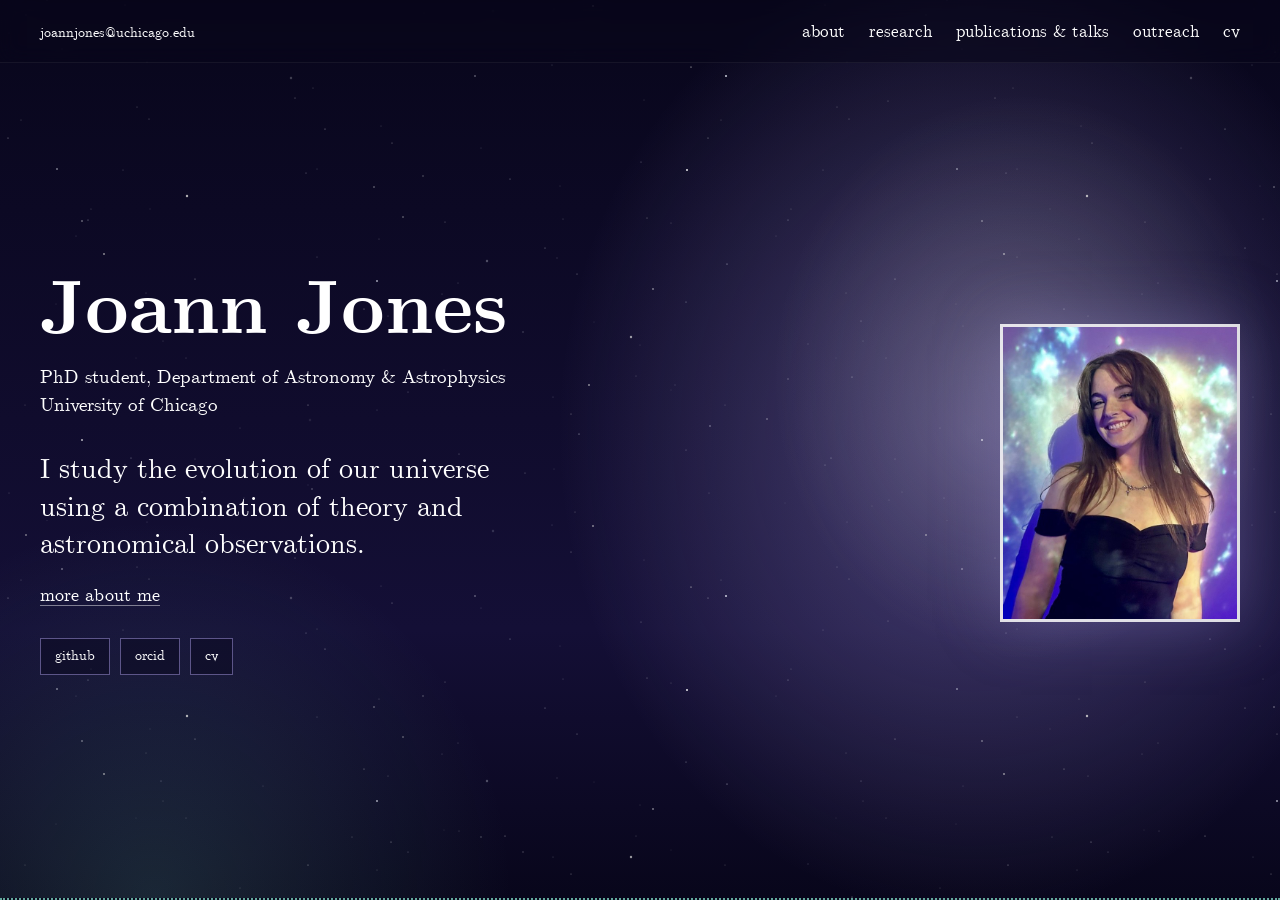
<file: index.html>
<!DOCTYPE html>
<html lang="en">
<head>
<meta charset="utf-8">
<meta name="viewport" content="width=device-width, initial-scale=1">
<title>Joann Jones</title>
<meta name="description" content="Joann Jones, PhD student in astronomy and astrophysics at the University of Chicago. Evolving dark energy, large-scale structure, and the CMB.">
<link rel="stylesheet" href="style.css">
</head>
<body>
<div class="topbar">
  <div class="wrap">
    <nav class="topnav">
      <span class="id"><a class="email" href="mailto:joannjones@uchicago.edu">joannjones@uchicago.edu</a></span>
      <a href="about.html">about</a>
      <a href="research.html">research</a>
      <a href="publications.html">publications &amp; talks</a>
      <a href="outreach.html">outreach</a>
      <a href="cv.pdf">cv</a>
    </nav>
  </div>
</div>

<header class="sky landing">
  <div class="wrap">
    <div class="hero">
      <div>
        <h1 class="name">Joann Jones</h1>
        <p class="affil">PhD student, Department of Astronomy &amp; Astrophysics<br>University of Chicago</p>

        <p class="lead">I study the evolution of our universe using a combination of theory and astronomical observations.</p>

        <p class="brief"><a class="inline-link" href="about.html">more about me</a></p>

        <div class="chips">
          <a href="https://github.com/joannjones415">github</a>
          <a href="https://orcid.org/0009-0001-8586-5956">orcid</a>
          <a href="cv.pdf">cv</a>
        </div>
      </div>

      <div class="portrait"><img src="images/photo.jpg" alt="Joann Jones"></div>
    </div>

  </div>
</header>

</body>
</html>
</file>
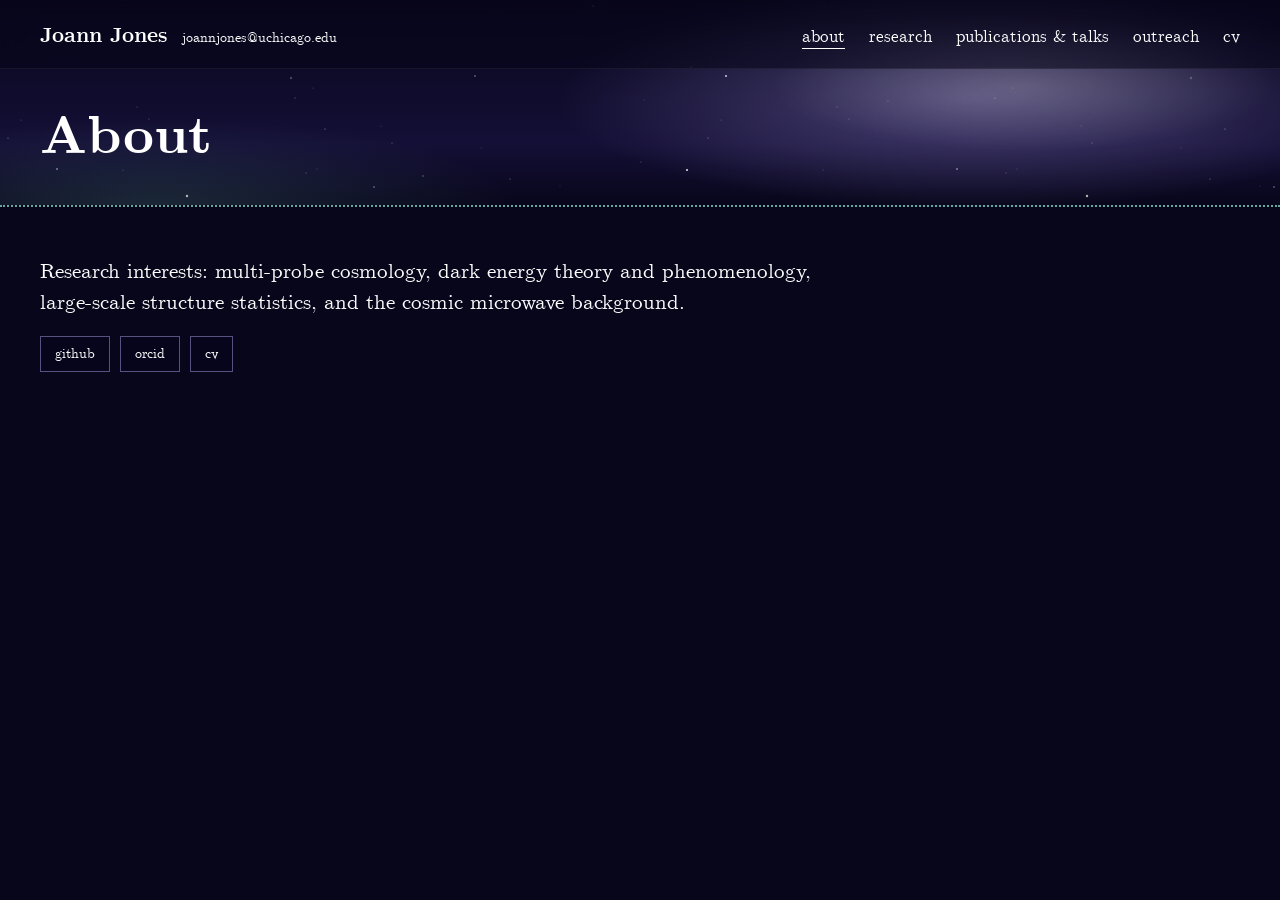
<file: about.html>
<!DOCTYPE html>
<html lang="en">
<head>
<meta charset="utf-8">
<meta name="viewport" content="width=device-width, initial-scale=1">
<title>About · Joann Jones</title>
<meta name="description" content="Joann Jones, PhD student in astronomy and astrophysics at the University of Chicago. Evolving dark energy, large-scale structure, and the CMB.">
<link rel="stylesheet" href="style.css">
</head>
<body>
<div class="topbar">
  <div class="wrap">
    <nav class="topnav">
      <span class="id"><a class="home" href="index.html">Joann Jones</a><a class="email" href="mailto:joannjones@uchicago.edu">joannjones@uchicago.edu</a></span>
      <a href="about.html" aria-current="page">about</a>
      <a href="research.html">research</a>
      <a href="publications.html">publications &amp; talks</a>
      <a href="outreach.html">outreach</a>
      <a href="cv.pdf">cv</a>
    </nav>
  </div>
</div>

<header class="sky band">
  <div class="wrap">
    <h1 class="page-title">About</h1>
    <div style="height:30px"></div>
  </div>
</header>

<main class="wrap">

<div class="about">
  <div>
    <p>Research interests: multi-probe cosmology, dark energy theory and phenomenology, large-scale structure
    statistics, and the cosmic microwave background.</p>
    <div class="chips">
          <a href="https://github.com/joannjones415">github</a>
          <a href="https://orcid.org/0009-0001-8586-5956">orcid</a>
          <a href="cv.pdf">cv</a>
        </div>
  </div>
</div>

</main>

</body>
</html>
</file>
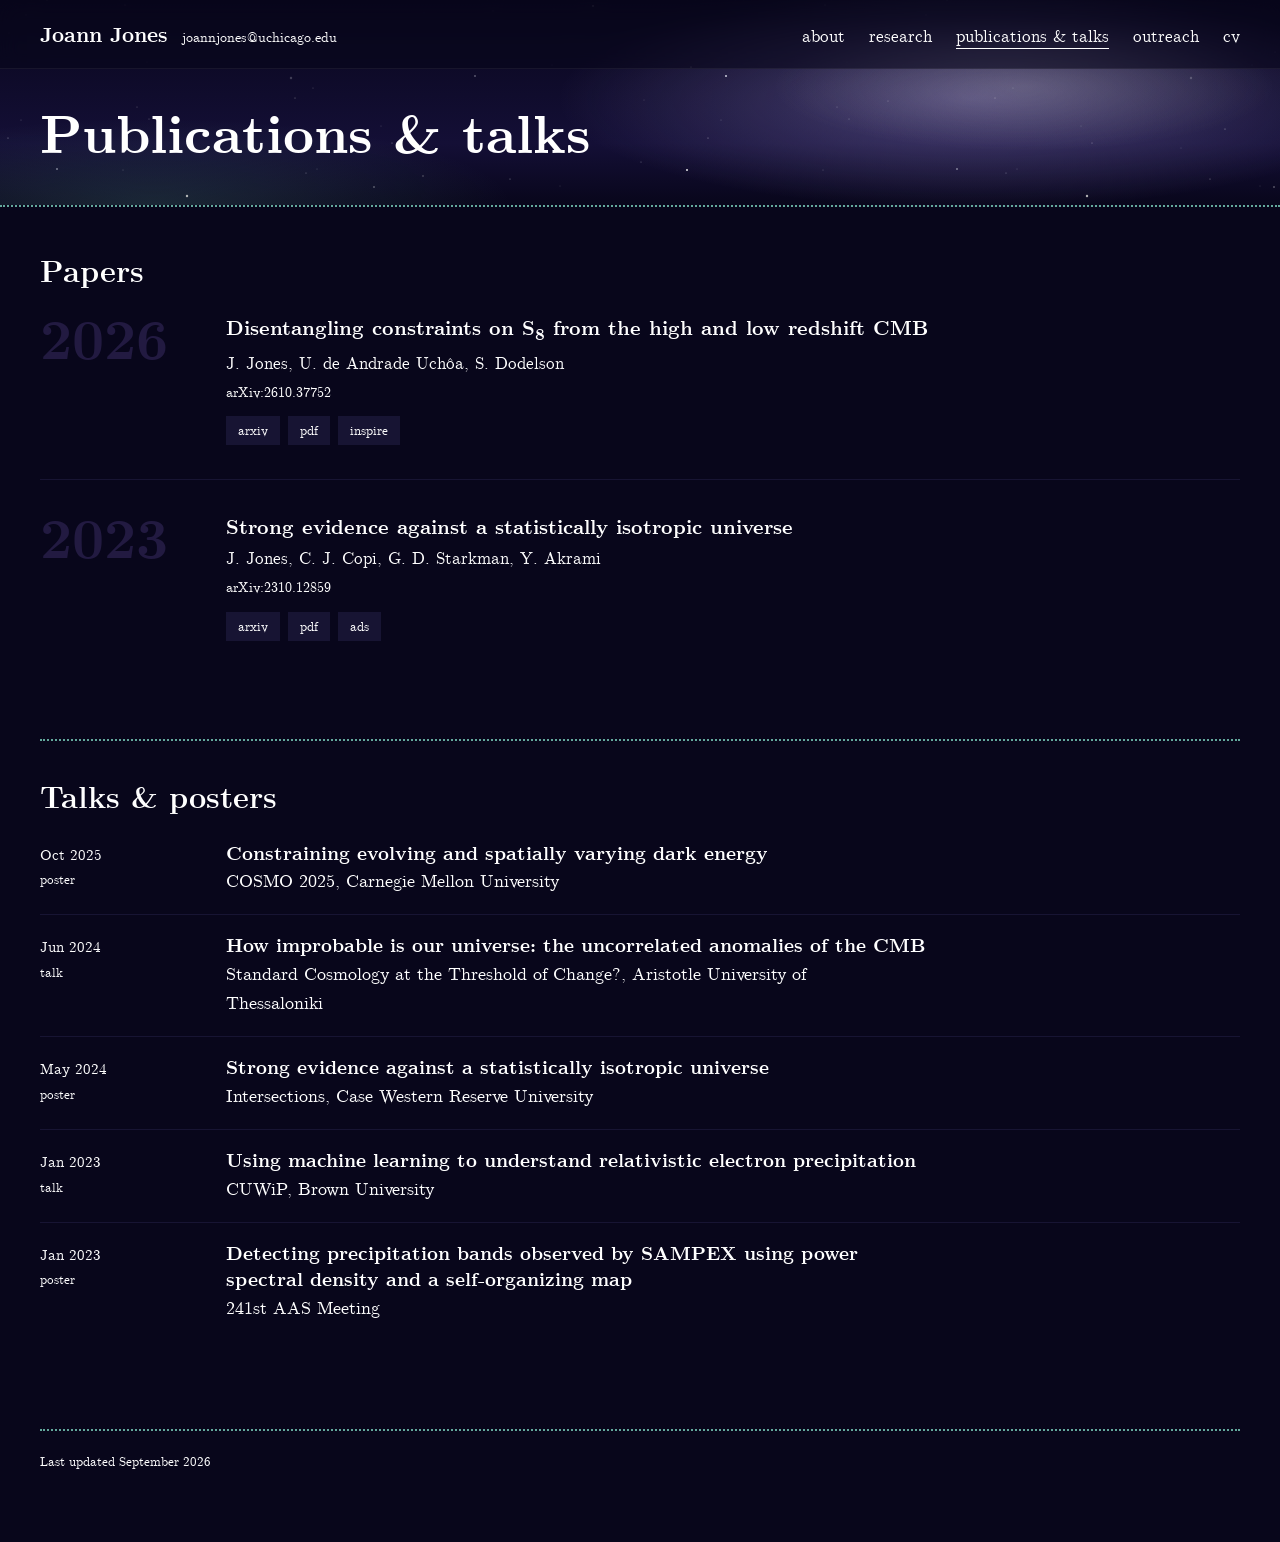
<file: publications.html>
<!DOCTYPE html>
<html lang="en">
<head>
<meta charset="utf-8">
<meta name="viewport" content="width=device-width, initial-scale=1">
<title>Publications &amp; talks · Joann Jones</title>
<meta name="description" content="Joann Jones, PhD student in astronomy and astrophysics at the University of Chicago. Evolving dark energy, large-scale structure, and the CMB.">
<link rel="stylesheet" href="style.css">
</head>
<body>
<div class="topbar">
  <div class="wrap">
    <nav class="topnav">
      <span class="id"><a class="home" href="index.html">Joann Jones</a><a class="email" href="mailto:joannjones@uchicago.edu">joannjones@uchicago.edu</a></span>
      <a href="about.html">about</a>
      <a href="research.html">research</a>
      <a href="publications.html" aria-current="page">publications &amp; talks</a>
      <a href="outreach.html">outreach</a>
      <a href="cv.pdf">cv</a>
    </nav>
  </div>
</div>

<header class="sky band">
  <div class="wrap">
    <h1 class="page-title">Publications &amp; talks</h1>
    <div style="height:30px"></div>
  </div>
</header>

<main class="wrap">
<h2 class="group">Papers</h2>


<div class="year-block">
  <div class="year">2026</div>
  <div>
    <div class="paper">
      <span class="title">Disentangling constraints on S<sub>8</sub> from the high and low redshift CMB</span>
      <span class="authors">J. Jones, U. de Andrade Uchôa, S. Dodelson</span>
      <span class="venue">arXiv:2610.37752</span>
      <span class="links">
        <a href="https://arxiv.org/abs/2610.37752">arXiv</a>
        <a href="https://arxiv.org/pdf/2610.37752">pdf</a>
        <a href="https://inspirehep.net/literature/3220046">inspire</a>
      </span>
    </div>
  </div>
</div>

<div class="year-block">
  <div class="year">2023</div>
  <div>
    <div class="paper">
      <span class="title">Strong evidence against a statistically isotropic universe</span>
      <span class="authors">J. Jones, C. J. Copi, G. D. Starkman, Y. Akrami</span>
      <span class="venue">arXiv:2310.12859</span>
      <span class="links">
        <a href="https://arxiv.org/abs/2310.12859">arXiv</a>
        <a href="https://arxiv.org/pdf/2310.12859">pdf</a>
        <a href="https://ui.adsabs.harvard.edu/abs/arXiv:2310.12859">ads</a>
      </span>
    </div>
  </div>
</div>

<h2 class="group">Talks &amp; posters</h2>
<ul class="timeline">
  <li>
    <span class="when">Oct 2025<span class="kind">poster</span></span>
    <span><span class="role">Constraining evolving and spatially varying dark energy</span><span class="detail">COSMO 2025, Carnegie Mellon University</span></span>
  </li>
  <li>
    <span class="when">Jun 2024<span class="kind">talk</span></span>
    <span><span class="role">How improbable is our universe: the uncorrelated anomalies of the CMB</span><span class="detail">Standard Cosmology at the Threshold of Change?, Aristotle University of Thessaloniki</span></span>
  </li>
  <li>
    <span class="when">May 2024<span class="kind">poster</span></span>
    <span><span class="role">Strong evidence against a statistically isotropic universe</span><span class="detail">Intersections, Case Western Reserve University</span></span>
  </li>
  <li>
    <span class="when">Jan 2023<span class="kind">talk</span></span>
    <span><span class="role">Using machine learning to understand relativistic electron precipitation</span><span class="detail">CUWiP, Brown University</span></span>
  </li>
  <li>
    <span class="when">Jan 2023<span class="kind">poster</span></span>
    <span><span class="role">Detecting precipitation bands observed by SAMPEX using power spectral density and a self-organizing map</span><span class="detail">241st AAS Meeting</span></span>
  </li>
</ul>
</main>

<div class="wrap"><footer class="footer">Last updated September 2026</footer></div>
</body>
</html>
</file>
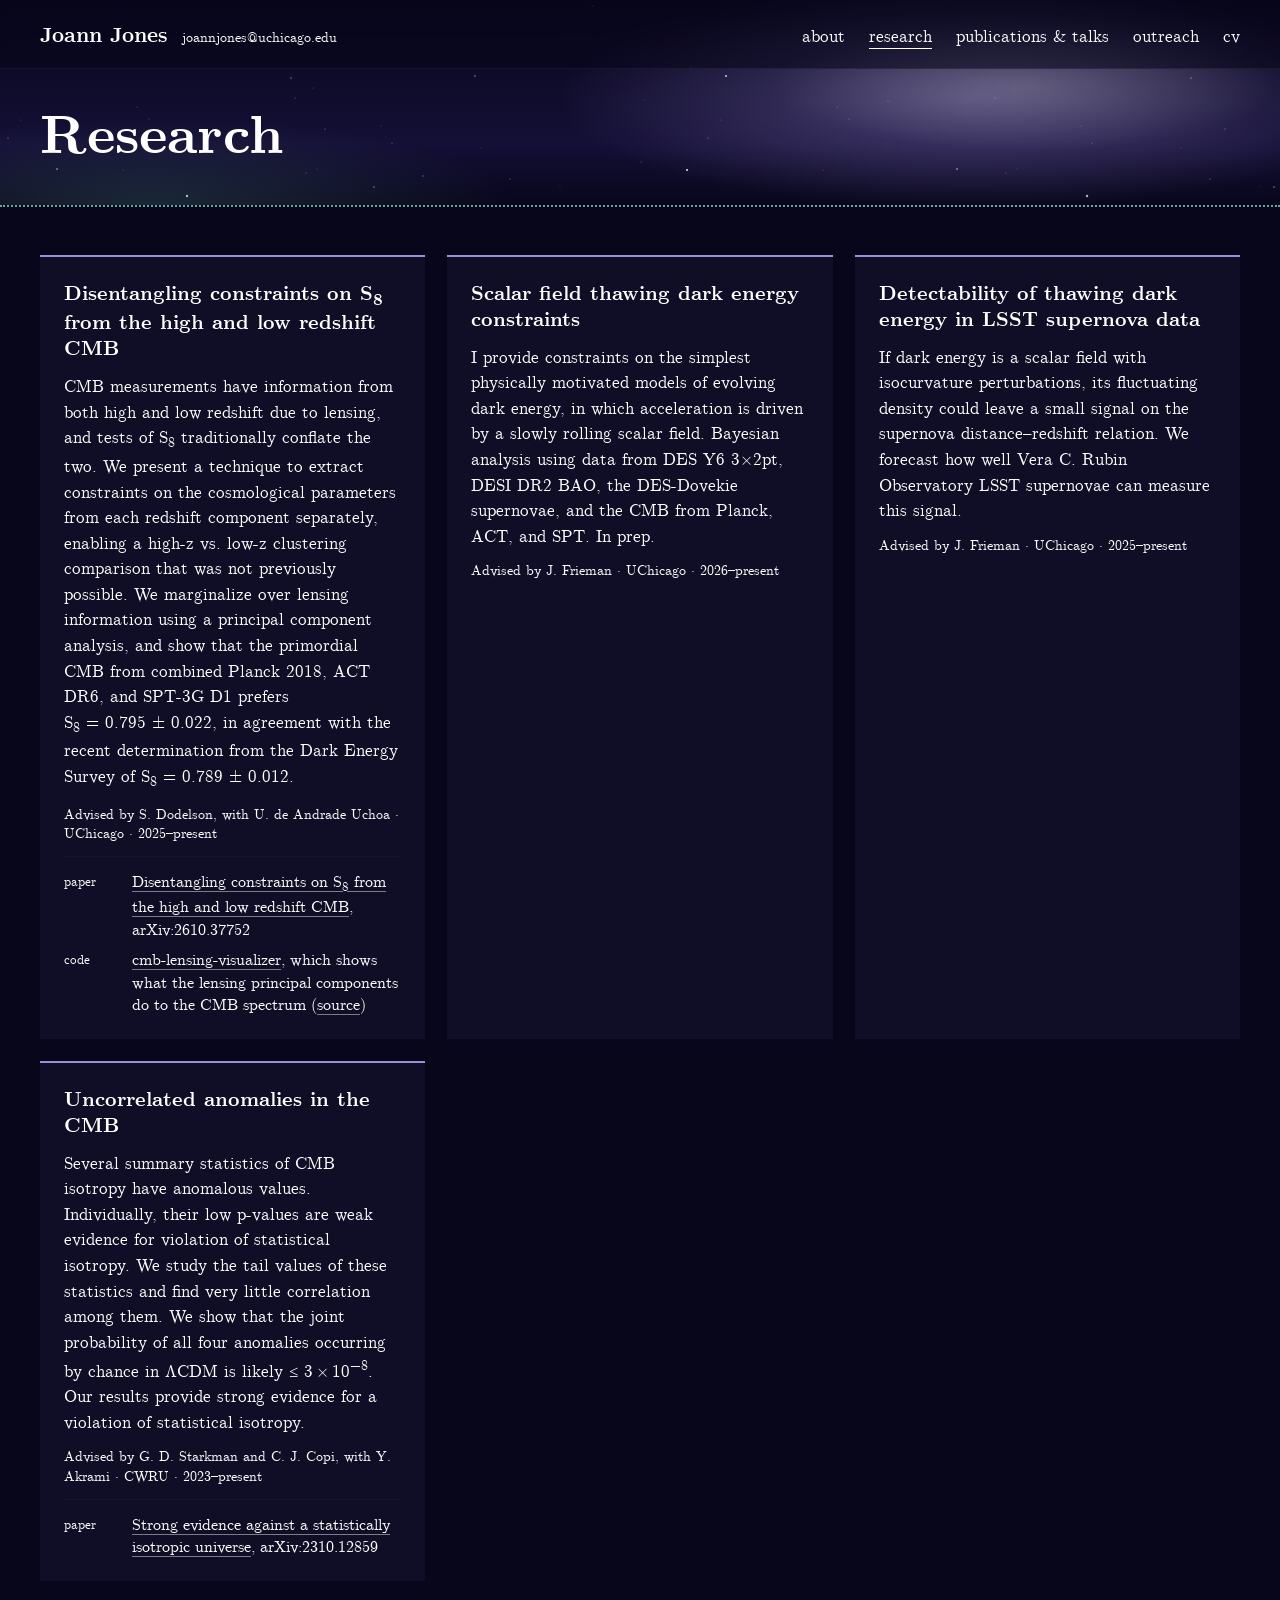
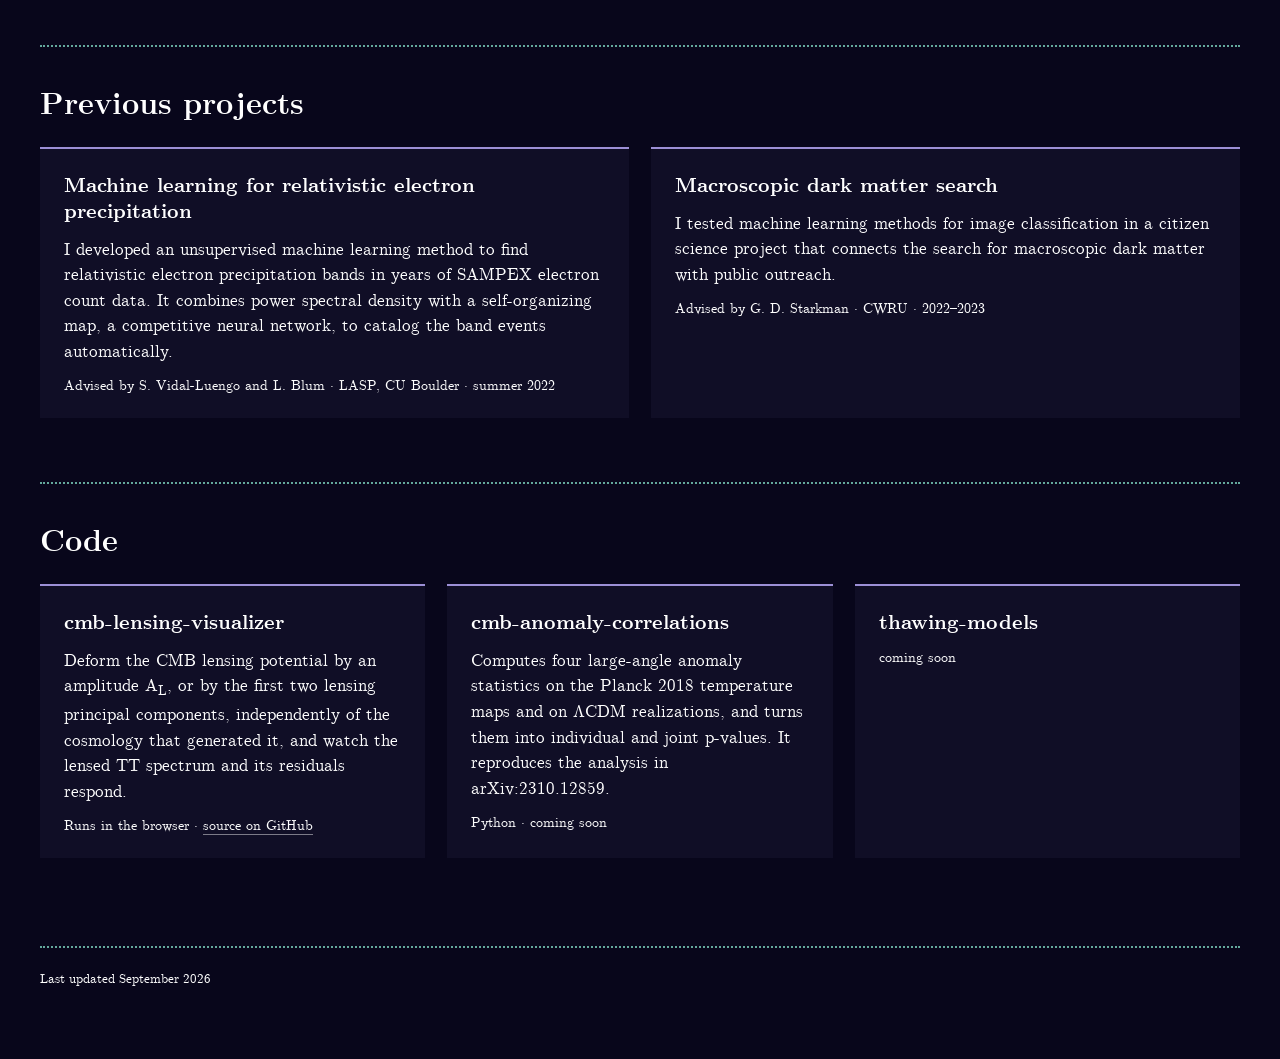
<file: research.html>
<!DOCTYPE html>
<html lang="en">
<head>
<meta charset="utf-8">
<meta name="viewport" content="width=device-width, initial-scale=1">
<title>Research · Joann Jones</title>
<meta name="description" content="Joann Jones, PhD student in astronomy and astrophysics at the University of Chicago. Evolving dark energy, large-scale structure, and the CMB.">
<link rel="stylesheet" href="style.css">
</head>
<body>
<div class="topbar">
  <div class="wrap">
    <nav class="topnav">
      <span class="id"><a class="home" href="index.html">Joann Jones</a><a class="email" href="mailto:joannjones@uchicago.edu">joannjones@uchicago.edu</a></span>
      <a href="about.html">about</a>
      <a href="research.html" aria-current="page">research</a>
      <a href="publications.html">publications &amp; talks</a>
      <a href="outreach.html">outreach</a>
      <a href="cv.pdf">cv</a>
    </nav>
  </div>
</div>

<header class="sky band">
  <div class="wrap">
    <h1 class="page-title">Research</h1>
    <div style="height:30px"></div>
  </div>
</header>

<main class="wrap">
<div class="cards">
  <article class="card">
    <h3><a href="https://arxiv.org/abs/2610.37752">Disentangling constraints on S<sub>8</sub> from the high and low redshift CMB</a></h3>
    <p class="summary">CMB measurements have information from both high and low redshift due to lensing, and
    tests of S<sub>8</sub> traditionally conflate the two. We present a technique to extract constraints on the
    cosmological parameters from each redshift component separately, enabling a high-z vs. low-z clustering
    comparison that was not previously possible. We marginalize over lensing information using a principal
    component analysis, and show that the primordial CMB from combined Planck 2018, ACT DR6, and SPT-3G D1 prefers
    S<sub>8</sub>&nbsp;=&nbsp;0.795&nbsp;±&nbsp;0.022, in agreement with the recent determination from the Dark
    Energy Survey of S<sub>8</sub>&nbsp;=&nbsp;0.789&nbsp;±&nbsp;0.012.</p>
    <p class="meta">Advised by S. Dodelson, with U. de Andrade Uchoa · UChicago · 2025–present</p>
    <ul class="outputs">
      <li><span class="kind">paper</span><span><a class="inline-link" href="https://arxiv.org/abs/2610.37752">Disentangling constraints on S<sub>8</sub> from the high and low redshift CMB</a>, arXiv:2610.37752</span></li>
      <li><span class="kind">code</span><span><a class="inline-link" href="https://joannjones415.github.io/cmb-lensing-visualizer/">cmb-lensing-visualizer</a>, which shows what the lensing principal components do to the CMB spectrum (<a class="inline-link" href="https://github.com/joannjones415/cmb-lensing-visualizer">source</a>)</span></li>
    </ul>
  </article>
  <article class="card">
    <h3>Scalar field thawing dark energy constraints</h3>
    <p class="summary">I provide constraints on the simplest physically motivated models of evolving dark energy,
    in which acceleration is driven by a slowly rolling scalar field. Bayesian analysis using data from DES Y6
    3×2pt, DESI DR2 BAO, the DES-Dovekie supernovae, and the CMB from Planck, ACT,
    and SPT. In prep.</p>
    <p class="meta">Advised by J. Frieman · UChicago · 2026–present</p>
  </article>
  <article class="card">
    <h3>Detectability of thawing dark energy in LSST supernova data</h3>
    <p class="summary">If dark energy is a scalar field with isocurvature perturbations, its fluctuating density
    could leave a small signal on the supernova distance–redshift relation. We forecast how well Vera C. Rubin
    Observatory LSST supernovae can measure this signal.</p>
    <p class="meta">Advised by J. Frieman · UChicago · 2025–present</p>
  </article>
  <article class="card">
    <h3>Uncorrelated anomalies in the CMB</h3>
    <p class="summary">Several summary statistics of CMB isotropy have anomalous values. Individually, their low
    p-values are weak evidence for violation of statistical isotropy. We study the tail values of these
    statistics and find very little correlation among them. We show that the joint probability of all four
    anomalies occurring by chance in ΛCDM is likely ≤&nbsp;3&thinsp;×&thinsp;10<sup>−8</sup>. Our results provide
    strong evidence for a violation of statistical isotropy.</p>
    <p class="meta">Advised by G. D. Starkman and C. J. Copi, with Y. Akrami · CWRU · 2023–present</p>
    <ul class="outputs">
      <li><span class="kind">paper</span><span><a class="inline-link" href="https://arxiv.org/abs/2310.12859">Strong evidence against a statistically isotropic universe</a>, arXiv:2310.12859</span></li>
    </ul>
  </article>
</div>

<h2 class="group">Previous projects</h2>
<div class="cards two">
  <article class="card">
    <h3>Machine learning for relativistic electron precipitation</h3>
    <p class="summary">I developed an unsupervised machine learning method to find relativistic electron precipitation bands
         in years of SAMPEX electron count data. It combines power spectral density with a self-organizing map, a
         competitive neural network, to catalog the band events automatically.</p>
    <p class="meta">Advised by S. Vidal-Luengo and L. Blum · LASP, CU Boulder · summer 2022</p>
  </article>
  <article class="card">
    <h3>Macroscopic dark matter search</h3>
    <p class="summary">I tested machine learning methods for image classification in a citizen science project that
         connects the search for macroscopic dark matter with public outreach.</p>
    <p class="meta">Advised by G. D. Starkman · CWRU · 2022–2023</p>

  </article>
</div>

<h2 class="group">Code</h2>
<div class="cards">
  <article class="card">
    <h3><a href="https://joannjones415.github.io/cmb-lensing-visualizer/">cmb-lensing-visualizer</a></h3>
    <p class="summary">Deform the CMB lensing potential by an amplitude A<sub>L</sub>, or by the first two lensing principal
         components, independently of the cosmology that generated it, and watch the lensed TT spectrum and its
         residuals respond.</p>
    <p class="meta">Runs in the browser · <a class="inline-link" href="https://github.com/joannjones415/cmb-lensing-visualizer">source on GitHub</a></p>

  </article>
  <article class="card">
    <h3>cmb-anomaly-correlations</h3>
    <p class="summary">Computes four large-angle anomaly statistics on the Planck 2018 temperature maps and on ΛCDM
         realizations, and turns them into individual and joint p-values. It reproduces the analysis in
         arXiv:2310.12859.</p>
    <p class="meta">Python · coming soon</p>

  </article>
  <article class="card">
    <h3>thawing-models</h3>
    <p class="meta">coming soon</p>

  </article>
</div>

</main>

<div class="wrap"><footer class="footer">Last updated September 2026</footer></div>
</body>
</html>
</file>
<file: style.css>
/* =====================================================================
   style.css, Joann Jones (mockup b2, one page per section)
   ---------------------------------------------------------------------
   Every page links this one file. The dials in :root control color,
   type, and spacing for the whole site. Sections below are numbered in
   the order they first appear on the pages.

   All text is pure white. Hierarchy comes from size and weight, and no
   word inside a sentence is bolded or colored.
   ===================================================================== */


/* ---------------------------------------------------------------------
   1. FONTS
   CMU Serif Roman and Bold live in fonts/. They set every piece of
   text on the site, down to dates, chips, and labels.
   --------------------------------------------------------------------- */

@font-face{
  font-family:"CMU Serif";
  font-weight:400;
  font-display:swap;
  src:url("fonts/CMUSerif-Roman.woff2") format("woff2");
}
@font-face{
  font-family:"CMU Serif";
  font-weight:700;
  font-display:swap;
  src:url("fonts/CMUSerif-Bold.woff2") format("woff2");
}


/* ---------------------------------------------------------------------
   2. THE DIALS
   --------------------------------------------------------------------- */

:root{
  /* color. The page and its decorations are sampled from the photo. */
  --bg:        #08061b;   /* deep indigo page                          */
  --fg:        #ffffff;   /* every piece of text                       */
  --accent:    #9c8fd6;   /* periwinkle card edges and chip borders    */
  --accent-2:  #63a89c;   /* mint-teal dotted rules                    */
  --fill:      #100e26;   /* card background                           */
  --fill-2:    #171433;   /* link chips, thin rules inside cards       */
  --ghost:     #221a41;   /* the big faint year numerals               */

  /* type */
  --serif: "CMU Serif", Georgia, serif;

  --size-body:   18px;
  --size-name:   76px;    /* name on the landing page                  */
  --size-lead:   28px;    /* the one-sentence intro                    */
  --size-title:  54px;    /* page title in the band on inner pages     */
  --size-h2:     30px;    /* group headings inside a page              */
  --size-item:   19px;    /* entry titles                              */

  /* layout */
  --page-width: 1280px;
  --text-width:   72ch;
  --photo-width: 240px;
  --gutter:       40px;   /* left and right page padding               */
  --col-date:    150px;   /* date / year column on list pages          */

  /* star motion. One full drift is one tile width, so the loop is seamless. */
  --drift-near: 110s;
  --drift-far:  200s;

  /* height of the pinned top bar; the sky pads its top by this much */
  --bar-h: 64px;
}


/* ---------------------------------------------------------------------
   3. PAGE FRAME
   --------------------------------------------------------------------- */

*{ box-sizing:border-box; }

body{
  margin:0;
  background:var(--bg);
  color:var(--fg);
  font-family:var(--serif);
  font-size:var(--size-body);
  line-height:1.62;
  -webkit-font-smoothing:antialiased;
}

a{ color:inherit; text-decoration:none; }

/* Links inside running text are underlined so they stay findable
   without a color change. */
.inline-link{
  text-decoration:underline;
  text-decoration-thickness:1px;
  text-underline-offset:4px;
  text-decoration-color:rgba(255,255,255,.45);
}
.inline-link:hover{ text-decoration-color:var(--fg); }

.wrap{
  max-width:var(--page-width);
  margin:0 auto;
  padding:0 var(--gutter);
}



/* ---------------------------------------------------------------------
   4. THE SKY
   The nebula glow is painted on .sky itself. Two star layers sit on top
   in ::before (near, brighter, some twinkle) and ::after (far, fainter),
   and drift left at different speeds. Visitors who ask their system for
   reduced motion get the same stars standing still.
   --------------------------------------------------------------------- */

.sky{
  position:relative;
  overflow:hidden;
  background:
    radial-gradient(ellipse 28% 45% at 80% 42%, rgba(233,233,221,.20), transparent 70%),
    radial-gradient(ellipse 45% 75% at 76% 48%, rgba(156,143,214,.42), transparent 72%),
    radial-gradient(ellipse 40% 60% at 12% 100%, rgba(99,168,156,.20), transparent 70%),
    linear-gradient(180deg, #08061b 0%, #140f36 70%, #08061b 100%);
  border-bottom:2px dotted var(--accent-2);
}
.sky::before,
.sky::after{
  content:"";
  position:absolute;
  top:0; bottom:0; left:0;
  pointer-events:none;
}
.sky::before{
  width:calc(100% + 900px);           /* 900px = width of stars.svg     */
  background:url("images/stars.svg") repeat;
}
.sky::after{
  width:calc(100% + 700px);           /* 700px = width of stars-far.svg */
  background:url("images/stars-far.svg") repeat;
}
.sky > *{ position:relative; z-index:1; }

@media (prefers-reduced-motion:no-preference){
  .sky::before{
    background-image:url("images/stars-twinkle.svg");
    animation:drift-near var(--drift-near) linear infinite;
  }
  .sky::after{
    animation:drift-far var(--drift-far) linear infinite;
  }
}
@keyframes drift-near{ to{ transform:translateX(-900px); } }
@keyframes drift-far { to{ transform:translateX(-700px); } }


/* ---------------------------------------------------------------------
   5. TOP BAR AND NAVIGATION
   The bar is pinned to the top of the window on every page. It is see-
   through, so the sky shows behind it at the top of a page and the text
   underneath is blurred once you scroll. The same block is repeated in
   every page. Mark the page you are on with aria-current="page"; it gets
   an underline.
   --------------------------------------------------------------------- */

.topbar{
  position:fixed;
  top:0; left:0; right:0;
  z-index:20;
  background:rgba(8,6,27,.55);
  -webkit-backdrop-filter:blur(10px);
  backdrop-filter:blur(10px);
  border-bottom:1px solid rgba(255,255,255,.06);
}
.sky > .wrap{ padding-top:var(--bar-h); }

.topnav{
  display:flex;
  flex-wrap:wrap;
  justify-content:flex-end;
  align-items:baseline;
  gap:6px 24px;
  padding:18px 0 16px;
  font-size:17px;
}
.topnav .id{
  margin-right:auto;
  white-space:nowrap;
}
.topnav .home{
  font-size:21px;
  font-weight:700;
}
.topnav .email{ font-size:14px; }
.topnav .home + .email{ margin-left:14px; }
.topnav a:not(.home):hover,
.topnav a[aria-current="page"]{
  text-decoration:underline;
  text-decoration-thickness:1px;
  text-underline-offset:6px;
}


/* ---------------------------------------------------------------------
   6. LANDING PAGE
   The sky fills the first screen. Name, affiliation, the short intro,
   and the contact chips sit on the left, the photo on the right.
   --------------------------------------------------------------------- */

.landing{
  min-height:100vh;
  display:flex;
  flex-direction:column;
}
.landing > .wrap{ width:100%; flex:1; display:flex; flex-direction:column; }

.hero{
  flex:1;
  display:grid;
  grid-template-columns:minmax(0,1fr) var(--photo-width);
  gap:72px;
  align-items:center;
  padding:40px 0 56px;
}

.name{
  font-size:var(--size-name);
  font-weight:700;
  line-height:1;
  margin:0 0 16px;
}
.affil{
  font-size:19px;
  line-height:1.5;
  margin:0 0 30px;
}
.lead{
  font-size:var(--size-lead);
  line-height:1.35;
  max-width:36ch;
  margin:0 0 18px;
}
.brief{
  max-width:60ch;
  margin:0 0 28px;
}

.chips{ display:flex; flex-wrap:wrap; gap:10px; }
.chips a{
    font-size:14px;
  border:1px solid rgba(156,143,214,.55);
  background:rgba(8,6,27,.45);
  padding:6px 14px;
}
.chips a:hover{ background:var(--fg); color:var(--bg); border-color:var(--fg); }

.portrait{ width:var(--photo-width); }
.portrait img{
  width:100%;
  display:block;
  border:3px solid rgba(255,255,255,.85);
  box-shadow:0 0 60px rgba(156,143,214,.35);
}



/* ---------------------------------------------------------------------
   7. INNER PAGES: the band and the page title
   --------------------------------------------------------------------- */

.band .page-title{
  font-size:var(--size-title);
  font-weight:700;
  line-height:1.05;
  margin:0;
  padding:44px 0 10px;
}
.band .page-intro{
  font-size:19px;
  max-width:var(--text-width);
  margin:0;
  padding:0 0 40px;
}

main.wrap{ padding-top:48px; padding-bottom:24px; }

/* A group heading inside a page, with the dotted rule above it. */
.group{
  font-size:var(--size-h2);
  font-weight:700;
  line-height:1.2;
  margin:64px 0 24px;
  padding-top:40px;
  border-top:2px dotted var(--accent-2);
}
.group:first-child{ margin-top:0; padding-top:0; border-top:0; }

.footer{
  display:block;
    font-size:13px;
  border-top:2px dotted var(--accent-2);
  padding-top:20px;
  padding-bottom:70px;
  margin-top:64px;
}


/* ---------------------------------------------------------------------
   8. ABOUT PAGE
   --------------------------------------------------------------------- */

.about{
  display:grid;
  grid-template-columns:minmax(0,1fr) 360px;
  gap:64px;
  align-items:start;
}
.about p{ margin:0 0 18px; max-width:var(--text-width); }
.about p:first-child{ font-size:21px; line-height:1.5; }



/* ---------------------------------------------------------------------
   9. RESEARCH CARDS
   --------------------------------------------------------------------- */

.cards{
  display:grid;
  grid-template-columns:repeat(3, minmax(0,1fr));
  gap:22px;
  align-items:stretch;
}
.cards.two{ grid-template-columns:repeat(2, minmax(0,1fr)); }

.card{
  background:var(--fill);
  border-top:2px solid var(--accent);
  padding:24px 24px 22px;
  display:flex;
  flex-direction:column;
  gap:12px;
}
.card h3{ font-size:20px; line-height:1.3; margin:0; }
.card .summary{ font-size:16.5px; line-height:1.55; margin:0; }

/* who, where, and when, one small line */
.meta{
    font-size:13.5px;
  line-height:1.45;
  margin:0;
}

/* papers, posters, and code that came out of a project */
.outputs{
  list-style:none;
  margin:auto 0 0;          /* pushes the list to the bottom of the card */
  padding:14px 0 0;
  border-top:1px solid var(--fill-2);
  display:flex;
  flex-direction:column;
  gap:8px;
}
.outputs li{
  display:flex;
  gap:12px;
  font-size:15.5px;
  line-height:1.45;
}
.outputs .kind{
  flex:none;
  width:56px;
  font-size:13px;
  padding-top:2px;
}


/* ---------------------------------------------------------------------
   10. LIST PAGES: publications, talks, teaching
   A date or year column on the left, entries on the right.
   --------------------------------------------------------------------- */

.year-block{
  display:grid;
  grid-template-columns:var(--col-date) minmax(0,1fr);
  gap:36px;
  padding:34px 0;
  border-top:1px solid var(--fill-2);
}
.year-block:first-child,
.group + .year-block{ border-top:0; padding-top:0; }
.year{
  font-size:56px;
  font-weight:700;
  line-height:.95;
  color:var(--ghost);
  font-variant-numeric:tabular-nums;
}
.year.label{ font-size:24px; line-height:1.25; }

.paper{ display:flex; flex-direction:column; gap:4px; margin-bottom:26px; }
.paper:last-child{ margin-bottom:0; }
.paper .title{ font-size:20px; font-weight:700; line-height:1.35; max-width:60ch; }
.paper .authors{ font-size:17px; }
.paper .venue{ font-size:14px; }

.links{ display:flex; flex-wrap:wrap; gap:8px; margin-top:8px; }
.links a{
    font-size:13px;
  background:var(--fill-2);
  padding:4px 12px;
}
.links a:hover{ background:var(--fg); color:var(--bg); }

.timeline{ list-style:none; margin:0; padding:0; }
.timeline li{
  display:grid;
  grid-template-columns:var(--col-date) minmax(0,1fr);
  gap:36px;
  padding:18px 0;
  border-top:1px solid var(--fill-2);
}
.timeline li:first-child{ border-top:0; padding-top:0; }
.timeline .when{ font-size:14.5px; padding-top:3px; }
.timeline .kind{
  display:block;
  font-size:13px;
  margin-top:2px;
}
.timeline .role{ font-size:var(--size-item); font-weight:700; line-height:1.4; display:block; max-width:64ch; }
.timeline .detail{ display:block; max-width:var(--text-width); }


/* ---------------------------------------------------------------------
   11. LOWERCASE BUTTONS
   Buttons are lowercase. Everything else keeps the case it is written in.
   --------------------------------------------------------------------- */

.chips a,
.brief a,
.links a{
  text-transform:lowercase;
}

/* contact chips under the about paragraph */
.about .chips{ margin-top:10px; }


/* ---------------------------------------------------------------------
   12. SMALL SCREENS
   --------------------------------------------------------------------- */

@media (max-width:1000px){
  :root{ --size-name:58px; --photo-width:200px; }
  .hero{ gap:40px; }
  .about{ grid-template-columns:1fr; }
  .cards, .cards.two{ grid-template-columns:1fr; }
}
@media (max-width:680px){
  :root{
    --gutter:20px; --size-name:44px; --size-lead:23px; --size-title:40px;
    --size-h2:25px; --text-width:100%; --photo-width:170px;
  }
  :root{ --bar-h:104px; }
  .topnav{ justify-content:flex-start; gap:4px 16px; font-size:16px; padding:12px 0; }
  .topnav .id{ width:100%; white-space:normal; }
  .hero{ grid-template-columns:1fr; padding:28px 0 36px; }
  .portrait{ order:-1; }
  .year-block, .timeline li{ grid-template-columns:1fr; gap:4px; }
  .year{ font-size:38px; }
}
</file>
